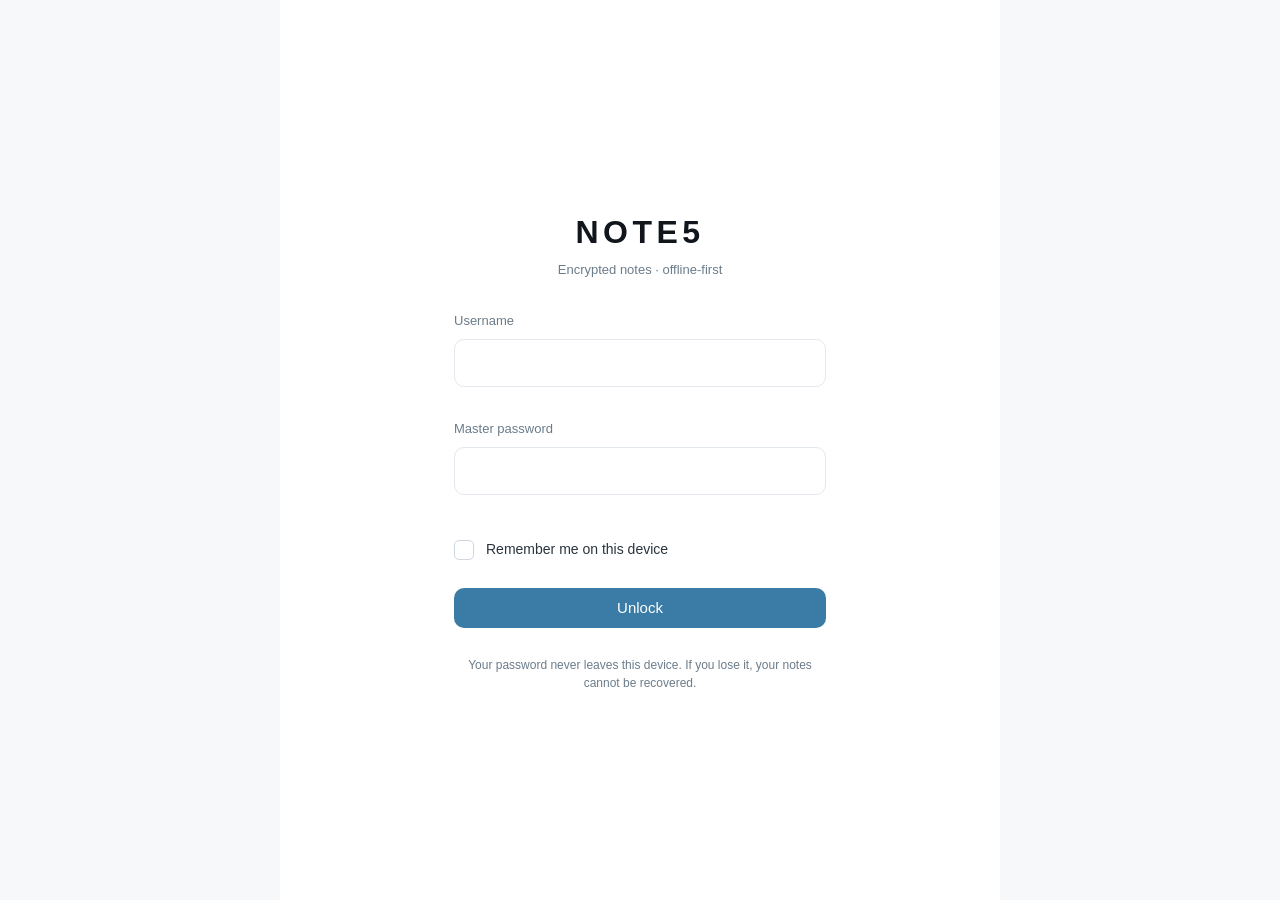
<file: index.html>
<!DOCTYPE html>
<html lang="en" data-theme="dark">
<head>
  <meta charset="UTF-8">
  <meta name="viewport" content="width=device-width, initial-scale=1.0, viewport-fit=cover">
  <meta name="theme-color" content="#17212b">
  <meta name="description" content="NOTE5 — Encrypted notes, offline-first">
  <meta name="color-scheme" content="dark light">
  <title>NOTE5</title>
  <link rel="manifest" href="manifest.webmanifest">
  <link rel="icon" href="icons/icon.svg" type="image/svg+xml">
  <link rel="apple-touch-icon" href="icons/icon.svg">
  <link rel="stylesheet" href="css/reset.css">
  <link rel="stylesheet" href="css/theme.css">
  <link rel="stylesheet" href="css/app.css">
</head>
<body>
  <div id="app" class="app"></div>
  <div id="toast" class="toast" role="status" aria-live="polite" hidden></div>
  <!--<script src="js/debug.js"></script>-->
  <script type="module" src="js/main.js"></script>
</body>
</html>
</file>
<file: css/theme.css>
:root {
  /* Tipografía: sistema por defecto, distintiva y productiva */
  --font-sans: "IBM Plex Sans", -apple-system, BlinkMacSystemFont,
               "Segoe UI", Roboto, "Helvetica Neue", Arial, sans-serif;
  --font-mono: "IBM Plex Mono", ui-monospace, SFMono-Regular,
               Menlo, Consolas, monospace;

  --radius-sm: 6px;
  --radius-md: 10px;
  --radius-lg: 16px;
  --radius-pill: 999px;

  --space-1: 4px;
  --space-2: 8px;
  --space-3: 12px;
  --space-4: 16px;
  --space-5: 24px;
  --space-6: 32px;

  --dur-fast: 120ms;
  --dur-base: 200ms;

  /* Safe areas (iOS notch, Android) */
  --safe-top: env(safe-area-inset-top, 0px);
  --safe-bottom: env(safe-area-inset-bottom, 0px);
  --safe-left: env(safe-area-inset-left, 0px);
  --safe-right: env(safe-area-inset-right, 0px);
}

/* ---------- DARK (default) ---------- */
:root, [data-theme="dark"] {
  --bg:            #0f1519;
  --bg-elevated:   #17212b;
  --bg-elevated-2: #1e2a36;
  --surface:       #1a2732;
  --surface-hover: #223240;
  --border:        #223240;
  --border-strong: #2f4459;

  --text:          #d8dee6;
  --text-strong:   #f2f5f8;
  --text-muted:    #7f93a3;

  --accent:        #5b9bd5;
  --accent-hover:  #74aee0;
  --accent-muted:  rgba(91, 155, 213, 0.18);
  --accent-contrast: #0b1116;

  --danger:        #d97070;
  --success:       #6bbf8a;
  --warning:       #d9b06b;

  --bubble-in:     #1e2a36;
  --bubble-out:    #2a4a63;

  --shadow-1: 0 1px 2px rgba(0,0,0,0.35);
  --shadow-2: 0 4px 14px rgba(0,0,0,0.45);
  color-scheme: dark;
}

/* ---------- LIGHT ---------- */
[data-theme="light"] {
  --bg:            #f6f8fa;
  --bg-elevated:   #ffffff;
  --bg-elevated-2: #ffffff;
  --surface:       #ffffff;
  --surface-hover: #eef2f6;
  --border:        #e2e8ee;
  --border-strong: #cfd8e0;

  --text:          #2a343d;
  --text-strong:   #10161b;
  --text-muted:    #6b7c8a;

  --accent:        #3a7ca5;
  --accent-hover:  #2f6b8f;
  --accent-muted:  rgba(58, 124, 165, 0.14);
  --accent-contrast: #ffffff;

  --danger:        #c75454;
  --success:       #3d9b62;
  --warning:       #b88a3a;

  --bubble-in:     #eef2f6;
  --bubble-out:    #d5e6f2;

  --shadow-1: 0 1px 2px rgba(20, 30, 40, 0.06);
  --shadow-2: 0 4px 14px rgba(20, 30, 40, 0.10);
  color-scheme: light;
}

@media (prefers-reduced-motion: reduce) {
  * { animation-duration: 0.01ms !important; transition-duration: 0.01ms !important; }
}
</file>
<file: css/app.css>
body {
  background: var(--bg);
  color: var(--text);
}

.app {
  min-height: 100dvh;
  display: flex;
  flex-direction: column;
  max-width: 720px;
  margin: 0 auto;
  background: var(--bg-elevated);
  position: relative;
}

/* ---------- Header ---------- */
.header {
  position: sticky;
  top: 0;
  z-index: 10;
  display: flex;
  align-items: center;
  gap: var(--space-2);
  padding: calc(var(--safe-top) + var(--space-3)) var(--space-3) var(--space-3);
  background: var(--bg-elevated);
  border-bottom: 1px solid var(--border);
  min-height: 56px;
}
.header__title {
  flex: 1;
  font-size: 17px;
  font-weight: 600;
  color: var(--text-strong);
  white-space: nowrap;
  overflow: hidden;
  text-overflow: ellipsis;
}
.header__subtitle {
  font-size: 12px;
  color: var(--text-muted);
  font-weight: 400;
}

/* ---------- Botones ---------- */
.btn {
  display: inline-flex;
  align-items: center;
  justify-content: center;
  gap: var(--space-2);
  min-height: 40px;
  padding: 0 var(--space-4);
  border-radius: var(--radius-md);
  background: var(--surface);
  color: var(--text-strong);
  font-weight: 500;
  border: 1px solid var(--border);
  transition: background var(--dur-fast) ease, border-color var(--dur-fast) ease;
}
.btn:hover { background: var(--surface-hover); }
.btn:active { transform: translateY(1px); }
.btn--primary {
  background: var(--accent);
  color: var(--accent-contrast);
  border-color: transparent;
}
.btn--primary:hover { background: var(--accent-hover); }
.btn--ghost { background: transparent; border-color: transparent; }
.btn--ghost:hover { background: var(--surface); }
.btn--danger { color: var(--danger); }
.btn--icon {
  min-width: 40px;
  padding: 0;
  border-radius: var(--radius-pill);
}
.btn:disabled { opacity: 0.5; cursor: not-allowed; }

/* ---------- Inputs ---------- */
.field {
  display: flex;
  flex-direction: column;
  gap: var(--space-2);
  margin-bottom: var(--space-4);
}
.field__label {
  font-size: 13px;
  color: var(--text-muted);
  font-weight: 500;
}
.input, .textarea {
  width: 100%;
  min-height: 44px;
  padding: var(--space-3) var(--space-4);
  background: var(--surface);
  border: 1px solid var(--border);
  border-radius: var(--radius-md);
  color: var(--text-strong);
  transition: border-color var(--dur-fast) ease;
}
.input:focus, .textarea:focus { border-color: var(--accent); }
.textarea { min-height: 120px; padding: var(--space-3) var(--space-4); font-family: var(--font-sans); }

.checkbox {
  display: flex;
  align-items: center;
  gap: var(--space-3);
  padding: var(--space-3) 0;
  cursor: pointer;
  user-select: none;
}
.checkbox input[type="checkbox"] {
  appearance: none;
  width: 20px; height: 20px;
  border: 1.5px solid var(--border-strong);
  border-radius: 5px;
  background: var(--surface);
  display: grid;
  place-items: center;
  flex-shrink: 0;
  transition: background var(--dur-fast), border-color var(--dur-fast);
}
.checkbox input[type="checkbox"]:checked {
  background: var(--accent);
  border-color: var(--accent);
}
.checkbox input[type="checkbox"]:checked::after {
  content: "";
  width: 6px; height: 10px;
  border: solid var(--accent-contrast);
  border-width: 0 2px 2px 0;
  transform: rotate(45deg) translate(-1px, -2px);
}
.checkbox__text { flex: 1; font-size: 14px; }

/* ---------- Lista de notas ---------- */
.list { flex: 1; overflow-y: auto; -webkit-overflow-scrolling: touch; }
.list__item {
  display: flex;
  gap: var(--space-3);
  padding: var(--space-3) var(--space-4);
  border-bottom: 1px solid var(--border);
  cursor: pointer;
  transition: background var(--dur-fast) ease;
}
.list__item:hover { background: var(--surface-hover); }
.list__icon {
  width: 44px; height: 44px;
  border-radius: var(--radius-pill);
  background: var(--accent-muted);
  display: grid; place-items: center;
  font-size: 22px;
  flex-shrink: 0;
}
.list__body { flex: 1; min-width: 0; }
.list__row1 { display: flex; align-items: baseline; gap: var(--space-2); }
.list__title {
  flex: 1;
  font-weight: 600;
  color: var(--text-strong);
  white-space: nowrap;
  overflow: hidden;
  text-overflow: ellipsis;
}
.list__time { font-size: 12px; color: var(--text-muted); flex-shrink: 0; }
.list__preview {
  font-size: 13px;
  color: var(--text-muted);
  white-space: nowrap;
  overflow: hidden;
  text-overflow: ellipsis;
}
.list__item--pinned .list__title::before {
  content: "📌 ";
  font-size: 12px;
  margin-right: 2px;
}
.list__empty {
  padding: var(--space-6) var(--space-4);
  text-align: center;
  color: var(--text-muted);
}

/* ---------- FAB ---------- */
.fab {
  position: fixed;
  bottom: calc(var(--safe-bottom) + var(--space-5));
  right: max(var(--space-5), calc(50vw - 360px + var(--space-5)));
  width: 56px; height: 56px;
  border-radius: var(--radius-pill);
  background: var(--accent);
  color: var(--accent-contrast);
  display: grid; place-items: center;
  font-size: 28px;
  box-shadow: var(--shadow-2);
  z-index: 20;
}
.fab:hover { background: var(--accent-hover); }

/* ---------- Burbujas de chat ---------- */
.chat {
  flex: 1;
  overflow-y: auto;
  padding: var(--space-4) var(--space-3) var(--space-4);
  display: flex;
  flex-direction: column;
  gap: var(--space-2);
  -webkit-overflow-scrolling: touch;
}
.bubble {
  max-width: 78%;
  padding: var(--space-2) var(--space-3) var(--space-1);
  border-radius: var(--radius-lg);
  font-size: 14.5px;
  line-height: 1.4;
  word-wrap: break-word;
  white-space: pre-wrap;
  position: relative;
}
.bubble--in { align-self: flex-start; background: var(--bubble-in); border-bottom-left-radius: 4px; }
.bubble--out { align-self: flex-end; background: var(--bubble-out); border-bottom-right-radius: 4px; }
.bubble__meta {
  display: flex;
  justify-content: flex-end;
  gap: var(--space-1);
  font-size: 11px;
  color: var(--text-muted);
  margin-top: 2px;
}
.bubble__edited { font-style: italic; }

/* ---------- Composer (chat / file) ---------- */
.composer {
  position: sticky;
  bottom: 0;
  display: flex;
  gap: var(--space-2);
  padding: var(--space-3) var(--space-3) calc(var(--safe-bottom) + var(--space-3));
  background: var(--bg-elevated);
  border-top: 1px solid var(--border);
  align-items: flex-end;
}
.composer .textarea {
  min-height: 44px;
  max-height: 40vh;
  padding: var(--space-2) var(--space-3);
}

/* ---------- Settings ---------- */
.settings { flex: 1; overflow-y: auto; padding: var(--space-4); }
.settings__section { margin-bottom: var(--space-6); }
.settings__section h2 {
  font-size: 12px;
  font-weight: 600;
  text-transform: uppercase;
  letter-spacing: 0.06em;
  color: var(--text-muted);
  margin-bottom: var(--space-3);
}
.settings__row {
  display: flex;
  align-items: center;
  gap: var(--space-3);
  padding: var(--space-3) 0;
  border-bottom: 1px solid var(--border);
}
.settings__row:last-child { border-bottom: none; }
.settings__row-text { flex: 1; }
.settings__row-title { font-size: 14px; color: var(--text-strong); font-weight: 500; }
.settings__row-desc { font-size: 12px; color: var(--text-muted); margin-top: 2px; }
.settings__row select {
  background: var(--surface);
  border: 1px solid var(--border);
  border-radius: var(--radius-sm);
  padding: var(--space-2) var(--space-3);
  color: var(--text-strong);
}

/* ---------- Toast ---------- */
.toast {
  position: fixed;
  left: 50%;
  bottom: calc(var(--safe-bottom) + var(--space-6));
  transform: translateX(-50%);
  background: var(--bg-elevated-2);
  color: var(--text-strong);
  border: 1px solid var(--border-strong);
  padding: var(--space-3) var(--space-4);
  border-radius: var(--radius-md);
  box-shadow: var(--shadow-2);
  font-size: 14px;
  max-width: min(90vw, 420px);
  z-index: 100;
  animation: toast-in var(--dur-base) ease;
}
@keyframes toast-in {
  from { opacity: 0; transform: translate(-50%, 8px); }
  to   { opacity: 1; transform: translate(-50%, 0); }
}

/* ---------- Login ---------- */
.login {
  flex: 1;
  display: flex;
  flex-direction: column;
  justify-content: center;
  padding: var(--space-6) var(--space-5);
  gap: var(--space-4);
  max-width: 420px;
  margin: 0 auto;
  width: 100%;
}
.login__brand {
  text-align: center;
  margin-bottom: var(--space-4);
}
.login__brand h1 {
  font-size: 32px;
  letter-spacing: 0.14em;
  color: var(--text-strong);
  font-weight: 700;
}
.login__brand p { color: var(--text-muted); font-size: 13px; margin-top: var(--space-1); }

/* ---------- Unsaved warning ---------- */
.banner {
  display: flex;
  align-items: center;
  gap: var(--space-2);
  padding: var(--space-2) var(--space-3);
  background: var(--warning);
  color: #1a1305;
  font-size: 13px;
  font-weight: 500;
}

/* ---------- Status pill ---------- */
.status-pill {
  display: inline-flex;
  align-items: center;
  gap: 6px;
  font-size: 12px;
  color: var(--text-muted);
}
.status-pill::before {
  content: "";
  width: 7px; height: 7px;
  border-radius: 50%;
  background: var(--text-muted);
}
.status-pill[data-state="online"]::before  { background: var(--success); }
.status-pill[data-state="offline"]::before { background: var(--warning); }
.status-pill[data-state="busy"]::before    { background: var(--accent); }

/* ---------- Progress overlay ---------- */
.progress-overlay {
  position: fixed;
  inset: 0;
  background: rgba(5, 10, 14, 0.72);
  backdrop-filter: blur(6px);
  -webkit-backdrop-filter: blur(6px);
  display: grid;
  place-items: center;
  z-index: 200;
  padding: var(--space-5);
  animation: fade-in var(--dur-base) ease;
}
@keyframes fade-in { from { opacity: 0; } to { opacity: 1; } }

.progress {
  width: min(440px, 100%);
  background: var(--bg-elevated);
  border: 1px solid var(--border-strong);
  border-radius: var(--radius-lg);
  padding: var(--space-5);
  box-shadow: var(--shadow-2);
  display: flex;
  flex-direction: column;
  gap: var(--space-3);
}
.progress__stage {
  font-size: 15px;
  font-weight: 600;
  color: var(--text-strong);
}
.progress__bar {
  height: 6px;
  background: var(--surface);
  border-radius: var(--radius-pill);
  overflow: hidden;
}
.progress__bar-inner {
  height: 100%;
  width: 0%;
  background: var(--accent);
  border-radius: var(--radius-pill);
  transition: width 180ms ease, background 180ms ease;
}
.progress__detail {
  font-size: 12.5px;
  color: var(--text-muted);
  font-family: var(--font-mono);
  word-break: break-word;
  min-height: 1.4em;
}
.progress__tech {
  max-height: 200px;
  overflow: auto;
  background: var(--bg);
  border: 1px solid var(--border);
  border-radius: var(--radius-sm);
  padding: var(--space-3);
  font-family: var(--font-mono);
  font-size: 11px;
  line-height: 1.5;
  color: var(--text-muted);
  white-space: pre;
}

/* ---------- Editor ---------- */
.header__title:focus { outline: none; }
.pin-active { color: var(--accent); }

.editor-file {
  flex: 1;
  min-height: 60vh;
  border: none;
  background: transparent;
  padding: var(--space-3);
  font-family: var(--font-sans);
  font-size: 15px;
  line-height: 1.6;
}
.editor-file:focus { outline: none; }

/* ---------- Bottom sheet ---------- */
.sheet-backdrop {
  position: fixed; inset: 0;
  background: rgba(5, 10, 14, 0.6);
  backdrop-filter: blur(2px);
  -webkit-backdrop-filter: blur(2px);
  z-index: 300;
  display: flex;
  align-items: flex-end;
  animation: fade-in var(--dur-fast) ease;
}
.sheet {
  width: 100%;
  max-width: 720px;
  margin: 0 auto;
  background: var(--bg-elevated);
  border-top-left-radius: var(--radius-lg);
  border-top-right-radius: var(--radius-lg);
  padding: var(--space-3) var(--space-4) calc(var(--safe-bottom) + var(--space-4));
  display: flex;
  flex-direction: column;
  gap: var(--space-2);
  box-shadow: var(--shadow-2);
  animation: sheet-up var(--dur-base) ease;
}
@keyframes sheet-up {
  from { transform: translateY(20px); opacity: 0; }
  to   { transform: translateY(0);    opacity: 1; }
}
.sheet__title {
  font-size: 13px;
  font-weight: 600;
  color: var(--text-muted);
  text-transform: uppercase;
  letter-spacing: 0.06em;
  padding: var(--space-2) var(--space-2) var(--space-3);
}
.sheet__btn {
  text-align: left;
  padding: var(--space-3) var(--space-4);
  border-radius: var(--radius-md);
  background: var(--surface);
  color: var(--text-strong);
  font-size: 15px;
  border: 1px solid var(--border);
}
.sheet__btn:hover { background: var(--surface-hover); }
.sheet__btn--primary { background: var(--accent); color: var(--accent-contrast); border-color: transparent; }
.sheet__btn--danger  { color: var(--danger); }
.sheet__btn--ghost   { background: transparent; border-color: transparent; color: var(--text-muted); }

/* ---------- Icon picker ---------- */
.icon-grid {
  display: grid;
  grid-template-columns: repeat(6, 1fr);
  gap: var(--space-2);
  padding: var(--space-2) 0;
}
.icon-grid__item {
  aspect-ratio: 1;
  border-radius: var(--radius-md);
  background: var(--surface);
  border: 1px solid var(--border);
  font-size: 24px;
  display: grid;
  place-items: center;
  transition: background var(--dur-fast), border-color var(--dur-fast);
}
.icon-grid__item:hover { background: var(--surface-hover); }
.icon-grid__item.active { border-color: var(--accent); background: var(--accent-muted); }

/* ---------- Dialog ---------- */
.dialog-backdrop {
  position: fixed; inset: 0;
  background: rgba(5,10,14,0.7);
  backdrop-filter: blur(3px);
  -webkit-backdrop-filter: blur(3px);
  z-index: 400;
  display: grid; place-items: center;
  padding: var(--space-4);
  animation: fade-in var(--dur-fast) ease;
}
.dialog {
  width: min(420px, 100%);
  background: var(--bg-elevated);
  border: 1px solid var(--border-strong);
  border-radius: var(--radius-lg);
  padding: var(--space-5);
  display: flex; flex-direction: column;
  gap: var(--space-4);
  box-shadow: var(--shadow-2);
}
.dialog__title { font-size: 17px; font-weight: 600; color: var(--text-strong); }
.dialog__msg { font-size: 14px; color: var(--text); line-height: 1.5; }
.dialog__actions { display: flex; gap: var(--space-2); justify-content: flex-end; flex-wrap: wrap; }
.dialog__actions .btn { min-width: 90px; }
.dialog__check {
  display: flex; gap: var(--space-2); align-items: center;
  font-size: 13px; color: var(--text-muted);
}
.dialog__check input[type="checkbox"] {
  appearance: none;
  width: 18px; height: 18px;
  border: 1.5px solid var(--border-strong);
  border-radius: 4px;
  background: var(--surface);
  display: grid; place-items: center;
  flex-shrink: 0;
}
.dialog__check input[type="checkbox"]:checked {
  background: var(--accent); border-color: var(--accent);
}
.dialog__check input[type="checkbox"]:checked::after {
  content: "";
  width: 5px; height: 9px;
  border: solid var(--accent-contrast);
  border-width: 0 2px 2px 0;
  transform: rotate(45deg) translate(-1px, -2px);
}

/* ---------- Status pill ---------- */
.status-pill {
  display: inline-flex;
  align-items: center;
  gap: 5px;
  font-size: 11px;
  color: var(--text-muted);
  padding: 2px 8px;
  border-radius: var(--radius-pill);
  white-space: nowrap;
  max-width: 140px;
  overflow: hidden;
  text-overflow: ellipsis;
  transition: color var(--dur-fast), background var(--dur-fast);
}
.status-pill::before {
  content: "";
  width: 6px; height: 6px;
  border-radius: 50%;
  background: currentColor;
  flex-shrink: 0;
}
.status-pill[data-state="idle"] { display: none; }
.status-pill[data-state="dirty"]  { color: var(--warning); }
.status-pill[data-state="saving"] { color: var(--accent); }
.status-pill[data-state="syncing"]{ color: var(--accent); }
.status-pill[data-state="error"]  { color: var(--danger); background: rgba(217,112,112,0.14); }
.status-pill[data-state="offline"]{ color: var(--warning); }

.status-pill[data-state="syncing"]::before,
.status-pill[data-state="saving"]::before {
  animation: status-pulse 1.2s ease-in-out infinite;
}
@keyframes status-pulse {
  0%, 100% { opacity: 0.4; }
  50%      { opacity: 1; }
}
</file>
